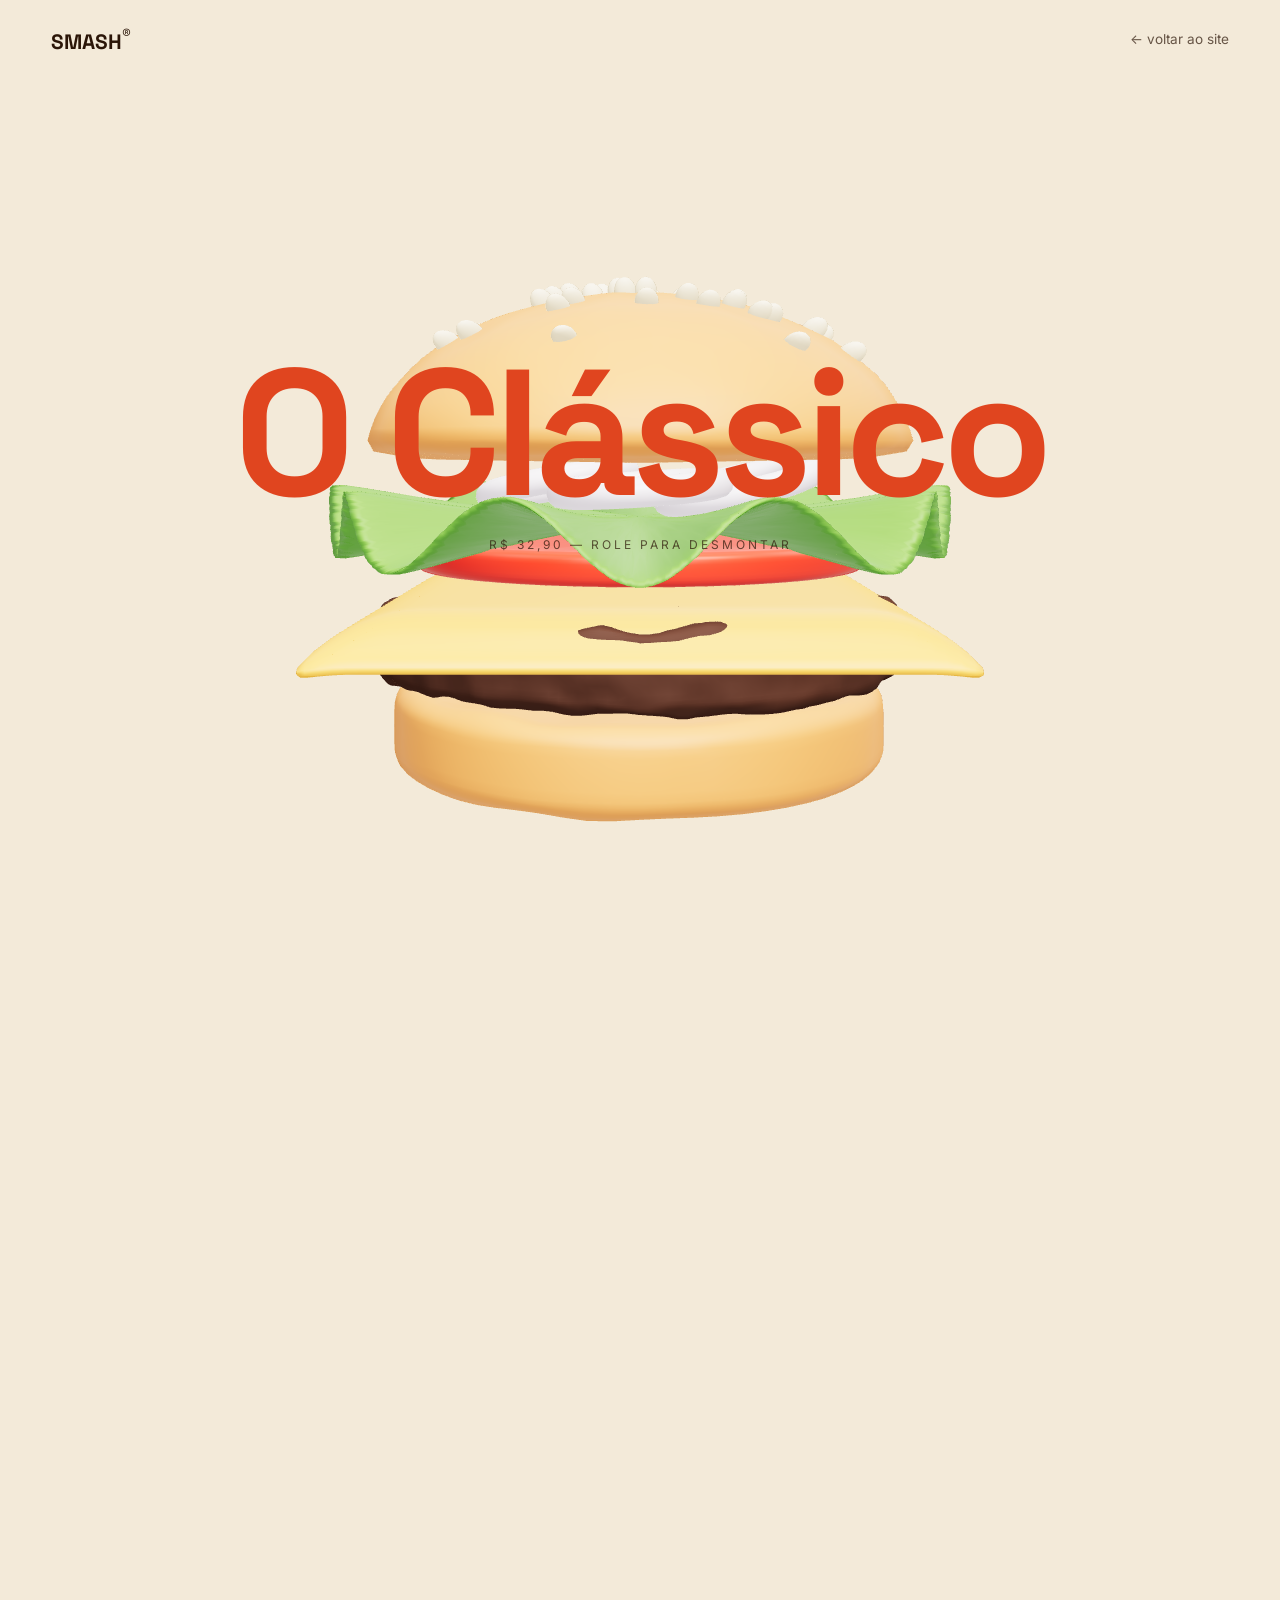
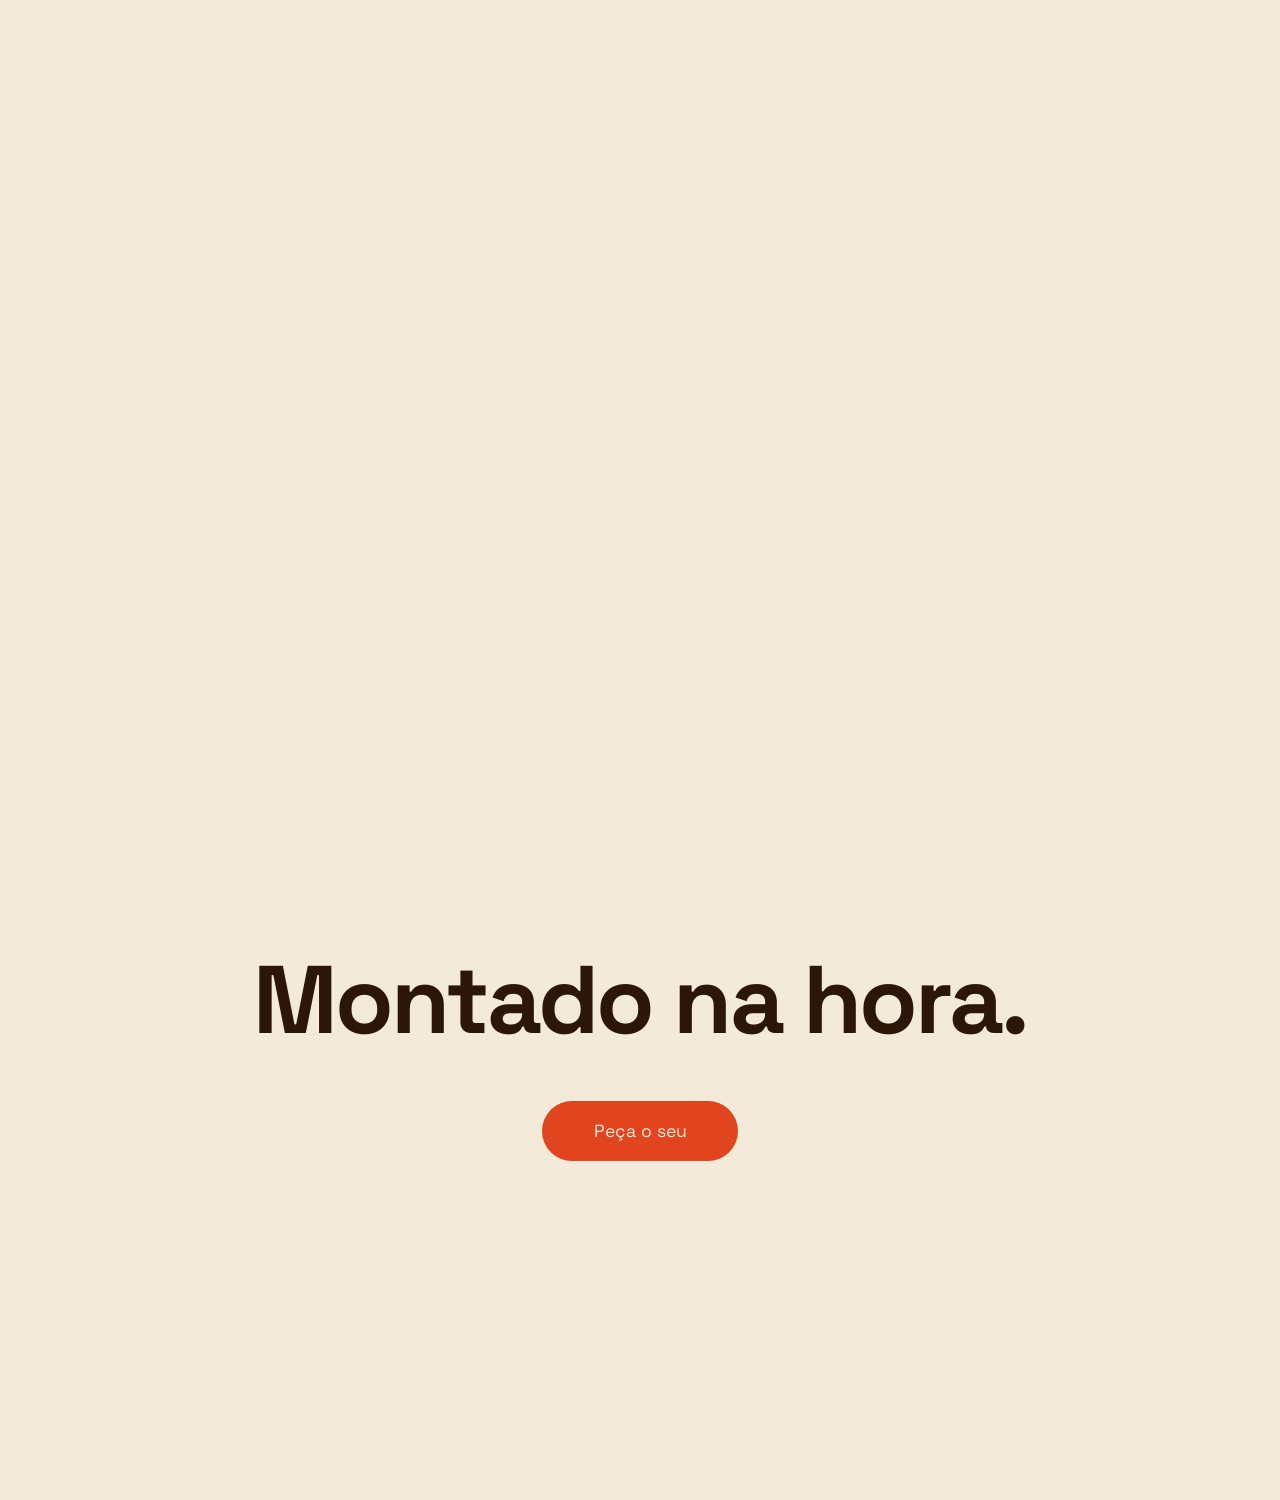
<file: burger.html>
<!DOCTYPE html>
<html lang="pt-BR">
<head>
  <meta charset="UTF-8">
  <meta name="viewport" content="width=device-width, initial-scale=1.0">
  <title>SMASH® — O Clássico em 3D</title>
  <meta name="description" content="Lanche 3D real desmontado pelo scroll — Three.js + GSAP ScrollTrigger.">
  <link rel="icon" href="data:image/svg+xml,%3Csvg xmlns='http://www.w3.org/2000/svg' viewBox='0 0 100 100'%3E%3Ccircle cx='50' cy='50' r='45' fill='%23e0451f'/%3E%3C/svg%3E">
  <link rel="preconnect" href="https://fonts.googleapis.com">
  <link rel="preconnect" href="https://fonts.gstatic.com" crossorigin>
  <link href="https://fonts.googleapis.com/css2?family=Inter:wght@400;500&family=Space+Grotesk:wght@500;700&display=swap" rel="stylesheet">
  <link rel="stylesheet" href="assets/css/burger.css">
</head>
<body>

  <!-- O 3D vive neste canvas FIXO; o texto rola por cima dele -->
  <canvas id="scene"></canvas>

  <div class="loader" id="loader"><span>montando o lanche…</span></div>

  <header class="nav">
    <a class="nav__logo" href="modelo.html">SMASH<sup>®</sup></a>
    <a class="nav__back" href="modelo.html">← voltar ao site</a>
  </header>

  <main>
    <!-- 1. Hero: lanche montado, girando -->
    <section class="panel panel--hero">
      <h1 class="hero-title" id="heroTitle">O Clássico</h1>
      <p class="hero-price">R$ 32,90 — role para desmontar</p>
    </section>

    <!-- 2 a 7. Cada seção destaca um ingrediente enquanto o lanche se abre -->
    <section class="panel">
      <div class="label label--right">
        <span class="label__num">01</span>
        <h2>Pão brioche</h2>
        <p>Assado no dia, com gergelim tostado e casquinha amanteigada.</p>
      </div>
    </section>

    <section class="panel">
      <div class="label label--left">
        <span class="label__num">02</span>
        <h2>Cebola & alface</h2>
        <p>Anéis crocantes e folhas americanas colhidas de manhã.</p>
      </div>
    </section>

    <section class="panel">
      <div class="label label--right">
        <span class="label__num">03</span>
        <h2>Tomate italiano</h2>
        <p>Fatia grossa, madura no ponto, com um toque de flor de sal.</p>
      </div>
    </section>

    <section class="panel">
      <div class="label label--left">
        <span class="label__num">04</span>
        <h2>Cheddar derretido</h2>
        <p>Derretido na chapa por cima do smash, escorrendo pelas bordas.</p>
      </div>
    </section>

    <section class="panel">
      <div class="label label--right">
        <span class="label__num">05</span>
        <h2>Smash 160g</h2>
        <p>Blend bovino prensado na chapa quente. Crosta fora, suculento dentro.</p>
      </div>
    </section>

    <!-- 8. Final: o lanche se monta de novo + CTA -->
    <section class="panel panel--end">
      <h2 class="end-title" id="endTitle">Montado na hora.</h2>
      <a class="cta" href="#" data-hover>Peça o seu</a>
    </section>
  </main>

  <script src="assets/vendor/gsap.min.js"></script>
  <script src="assets/vendor/ScrollTrigger.min.js"></script>
  <script src="assets/vendor/lenis.min.js"></script>
  <script type="importmap">
    { "imports": { "three": "./assets/vendor/three/three.module.min.js" } }
  </script>
  <script type="module" src="assets/js/burger.js"></script>
</body>
</html>
</file>
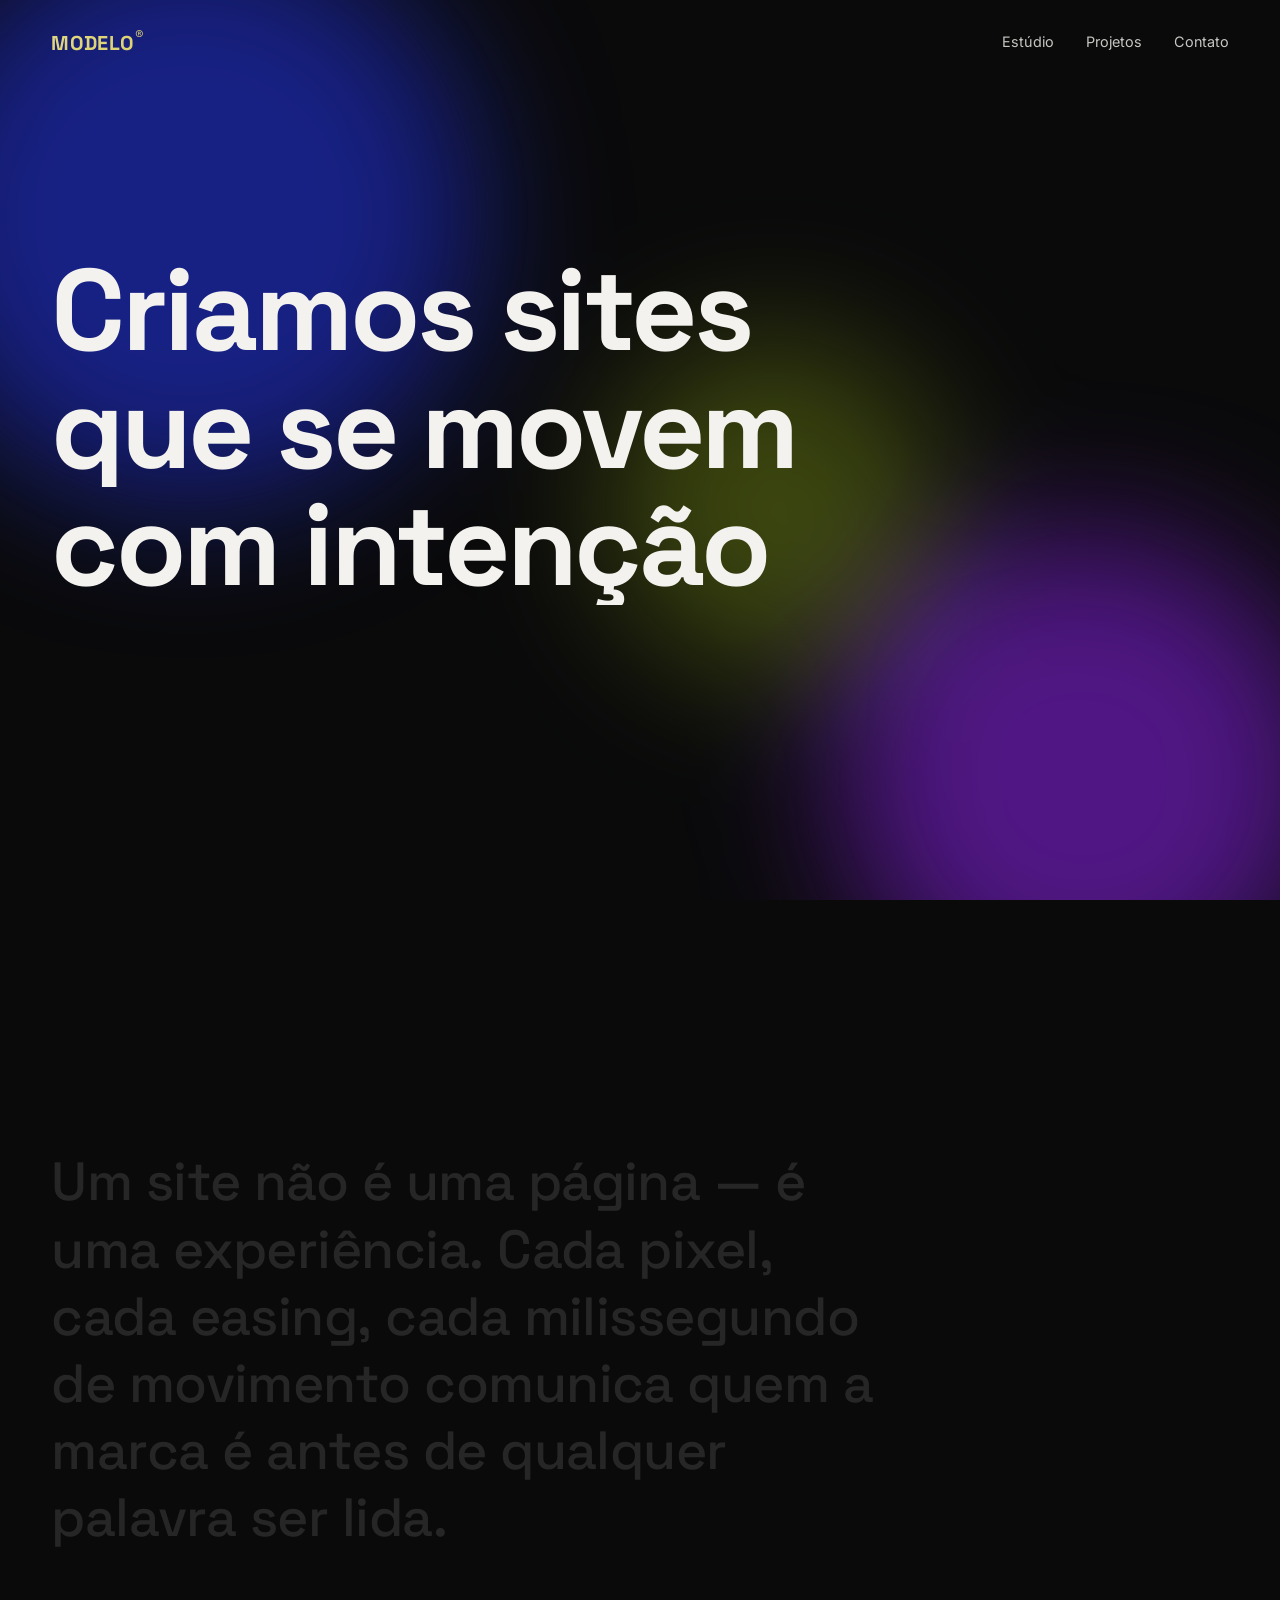
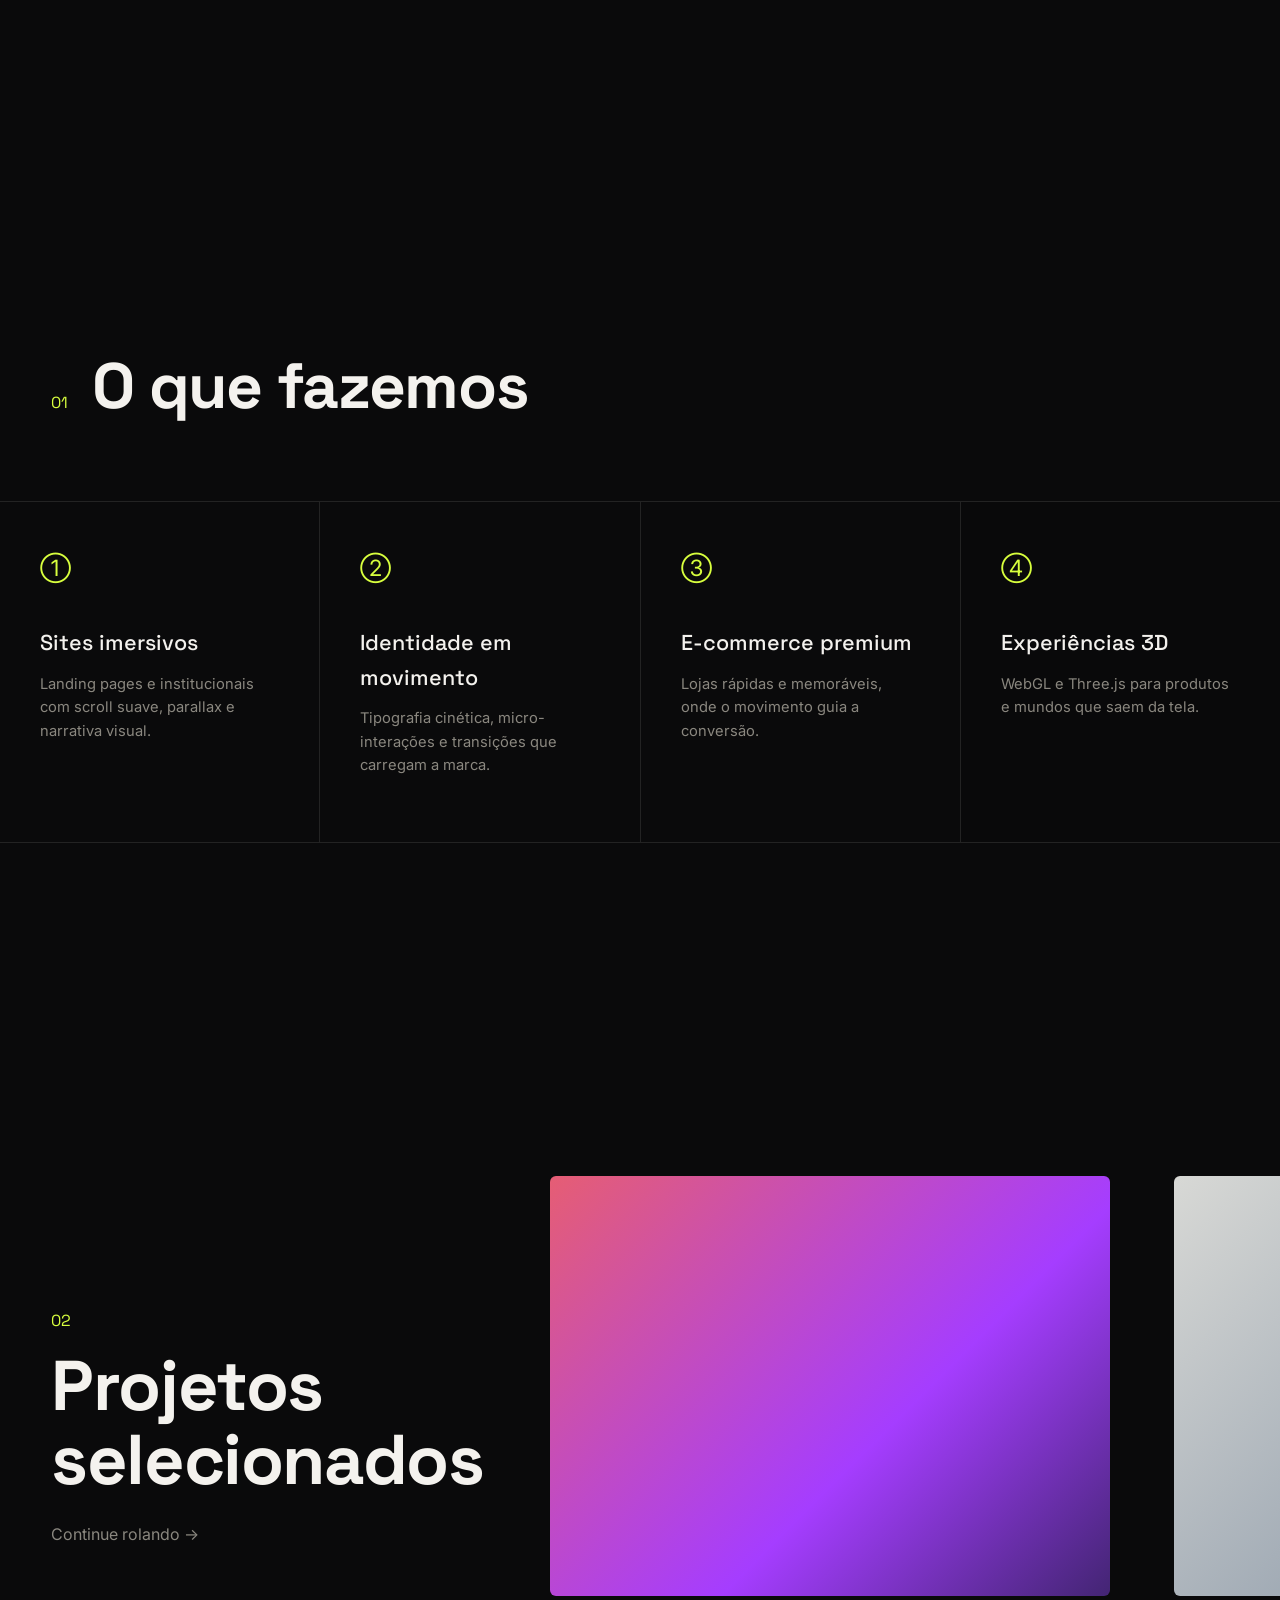
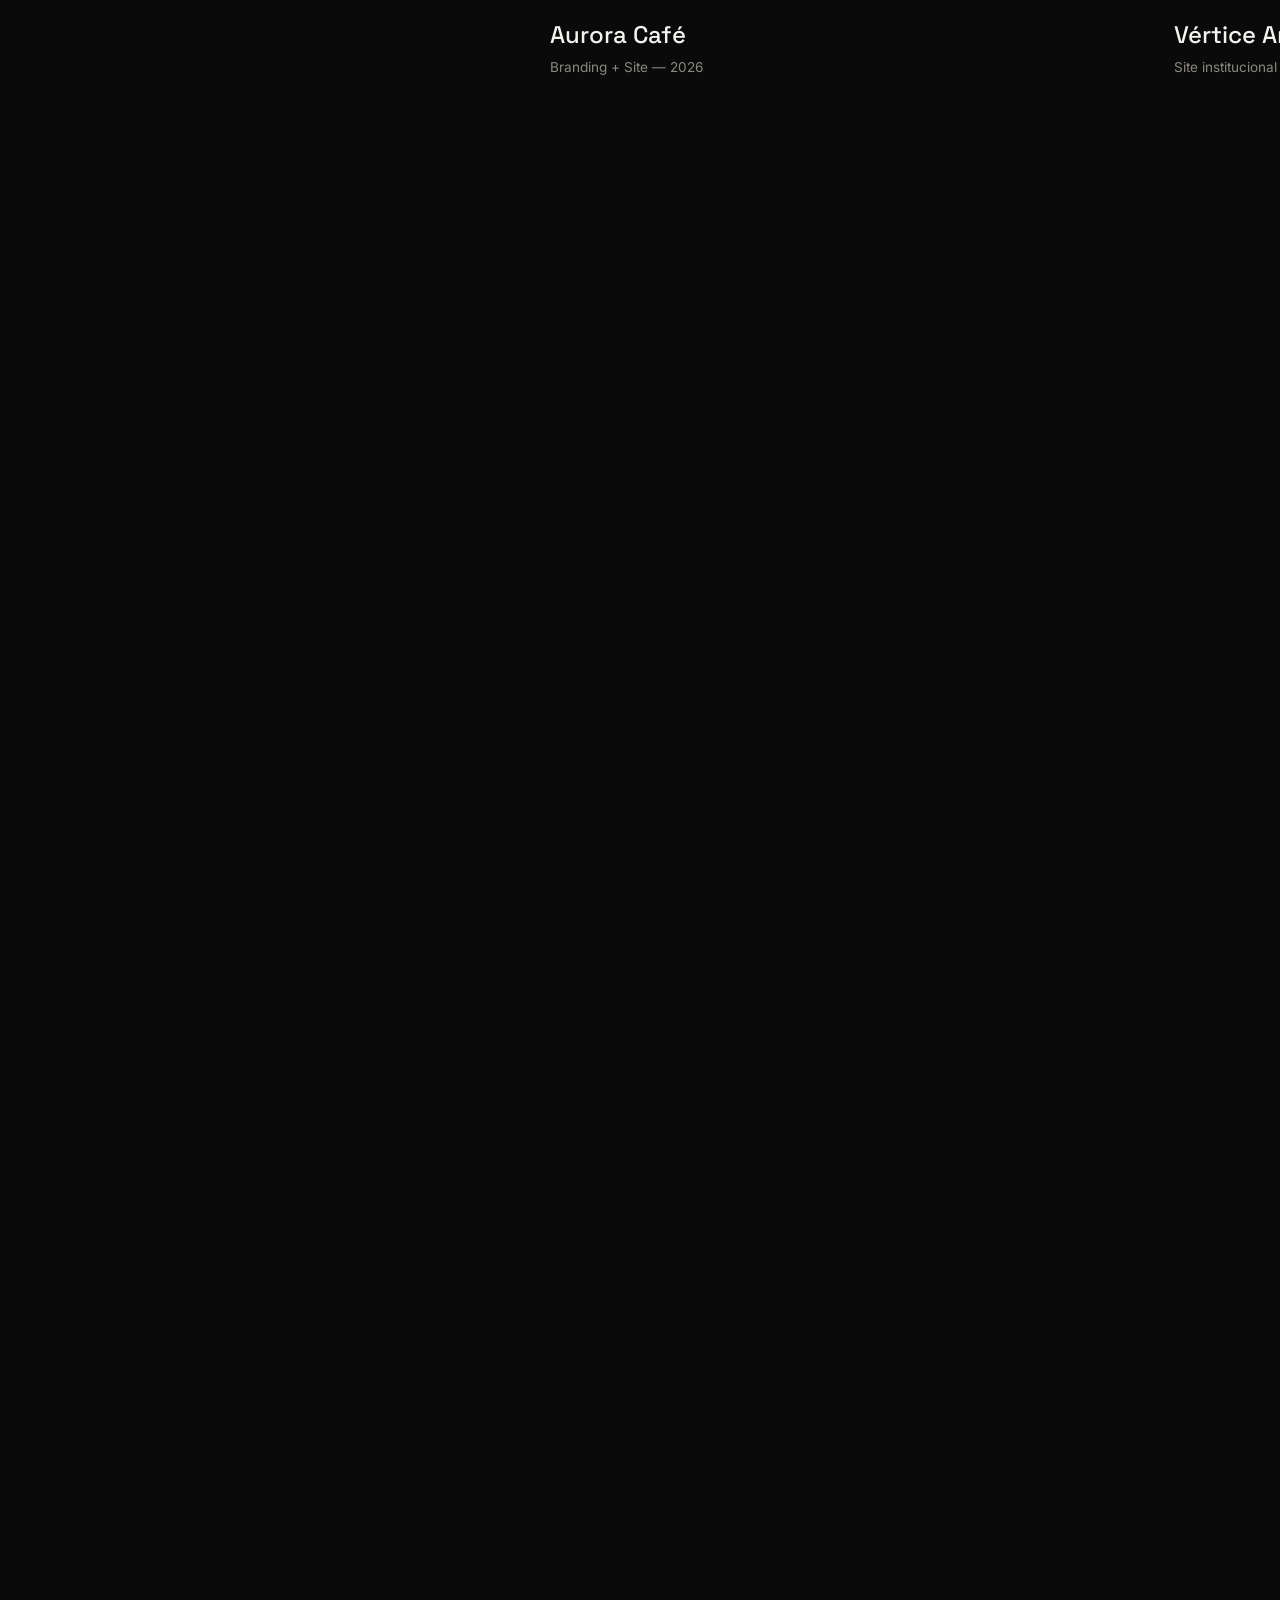
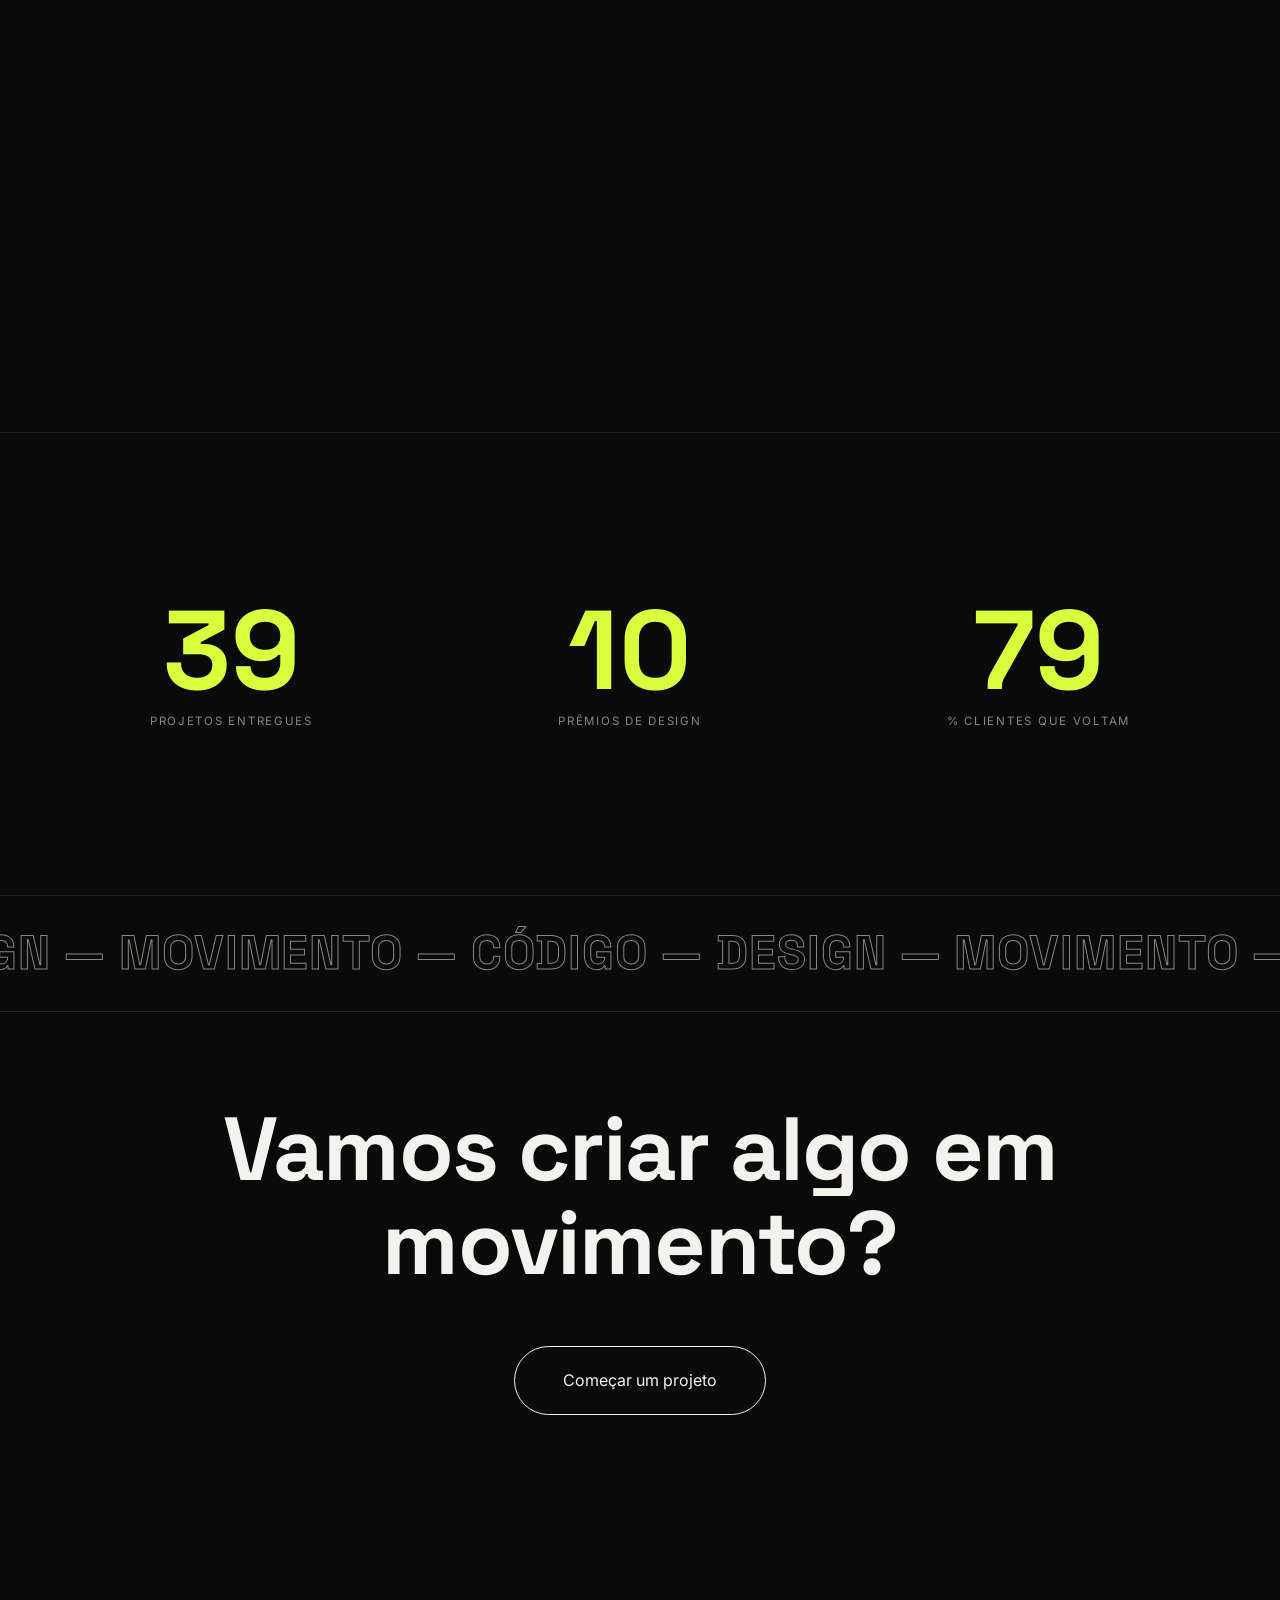
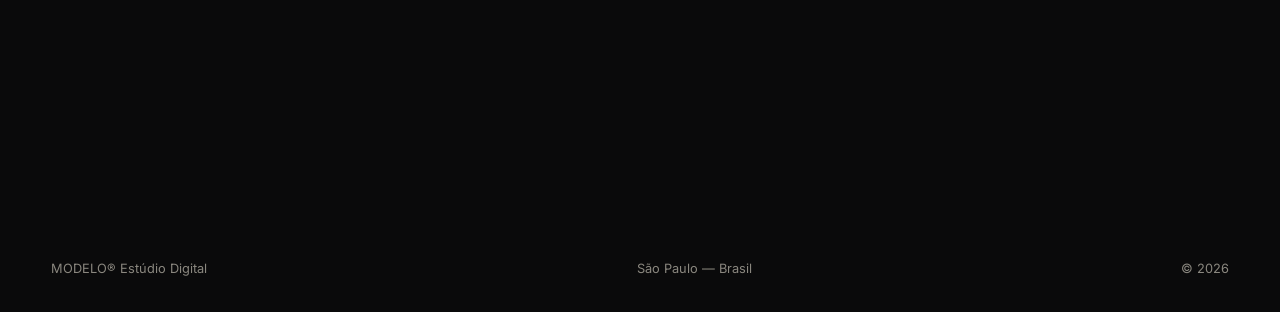
<file: modelo.html>
<!DOCTYPE html>
<html lang="pt-BR">
<head>
  <meta charset="UTF-8">
  <meta name="viewport" content="width=device-width, initial-scale=1.0">
  <title>MODELO® — Estúdio Digital</title>
  <meta name="description" content="Site modelo com animações premium: scroll suave, parallax, pin, scroll horizontal e tipografia cinética.">
  <link rel="icon" href="data:image/svg+xml,%3Csvg xmlns='http://www.w3.org/2000/svg' viewBox='0 0 100 100'%3E%3Ccircle cx='50' cy='50' r='45' fill='%23d8ff3e'/%3E%3C/svg%3E">
  <link rel="preconnect" href="https://fonts.googleapis.com">
  <link rel="preconnect" href="https://fonts.gstatic.com" crossorigin>
  <link href="https://fonts.googleapis.com/css2?family=Inter:wght@400;500&family=Space+Grotesk:wght@400;500;700&display=swap" rel="stylesheet">
  <link rel="stylesheet" href="assets/css/style.css">
</head>
<body>

  <!-- Preloader: contador 0→100 + cortina que sobe -->
  <div class="preloader" id="preloader">
    <span class="preloader__count" id="preloaderCount">0</span>
  </div>

  <!-- Cursor customizado (só aparece em telas com mouse) -->
  <div class="cursor" id="cursor"></div>

  <header class="nav">
    <a class="nav__logo" href="#">MODELO<sup>®</sup></a>
    <nav class="nav__links">
      <a href="#manifesto" data-hover>Estúdio</a>
      <a href="#projetos" data-hover>Projetos</a>
      <a href="#contato" data-hover>Contato</a>
    </nav>
  </header>

  <main id="main">

    <!-- HERO: fundo animado + título gigante revelado linha por linha (SplitText) -->
    <section class="hero" id="hero">
      <div class="hero__bg" aria-hidden="true">
        <div class="blob blob--1"></div>
        <div class="blob blob--2"></div>
        <div class="blob blob--3"></div>
        <!--
          Para usar um VÍDEO de fundo (como nos reels), troque as blobs acima por:
          <video class="hero__video" autoplay muted loop playsinline poster="assets/img/poster.jpg">
            <source src="assets/video/hero.mp4" type="video/mp4">
          </video>
        -->
      </div>
      <div class="hero__content">
        <p class="hero__tag reveal-hero">Estúdio digital — São Paulo</p>
        <h1 class="hero__title" id="heroTitle">Criamos sites que se movem com intenção</h1>
        <p class="hero__sub reveal-hero">Design, movimento e código a serviço de marcas que querem ser lembradas.</p>
      </div>
      <div class="hero__scroll reveal-hero" aria-hidden="true">
        <span>role para explorar</span>
        <span class="hero__scroll-line"></span>
      </div>
    </section>

    <!-- MANIFESTO: texto que acende palavra por palavra conforme o scroll (scrub) -->
    <section class="manifesto" id="manifesto">
      <p class="manifesto__text" id="manifestoText">
        Um site não é uma página — é uma experiência. Cada pixel, cada easing,
        cada milissegundo de movimento comunica quem a marca é antes de qualquer palavra ser lida.
      </p>
    </section>

    <!-- SERVIÇOS: cards que entram em cascata (stagger reveal) -->
    <section class="services">
      <div class="section-head">
        <span class="section-head__index">01</span>
        <h2 class="section-head__title">O que fazemos</h2>
      </div>
      <div class="services__grid">
        <article class="service-card" data-hover>
          <span class="service-card__num">①</span>
          <h3>Sites imersivos</h3>
          <p>Landing pages e institucionais com scroll suave, parallax e narrativa visual.</p>
        </article>
        <article class="service-card" data-hover>
          <span class="service-card__num">②</span>
          <h3>Identidade em movimento</h3>
          <p>Tipografia cinética, micro-interações e transições que carregam a marca.</p>
        </article>
        <article class="service-card" data-hover>
          <span class="service-card__num">③</span>
          <h3>E-commerce premium</h3>
          <p>Lojas rápidas e memoráveis, onde o movimento guia a conversão.</p>
        </article>
        <article class="service-card" data-hover>
          <span class="service-card__num">④</span>
          <h3>Experiências 3D</h3>
          <p>WebGL e Three.js para produtos e mundos que saem da tela.</p>
        </article>
      </div>
    </section>

    <!-- PROJETOS: seção "grudada" (pin) com scroll horizontal + parallax interno -->
    <section class="projects" id="projetos">
      <div class="projects__track" id="projectsTrack">
        <div class="projects__intro">
          <span class="section-head__index">02</span>
          <h2>Projetos<br>selecionados</h2>
          <p>Continue rolando →</p>
        </div>
        <article class="project-card">
          <div class="project-card__media project-card__media--a" data-parallax></div>
          <h3>Aurora Café</h3>
          <span>Branding + Site — 2026</span>
        </article>
        <article class="project-card">
          <div class="project-card__media project-card__media--b" data-parallax></div>
          <h3>Vértice Arquitetura</h3>
          <span>Site institucional — 2026</span>
        </article>
        <article class="project-card">
          <div class="project-card__media project-card__media--c" data-parallax></div>
          <h3>Onda Surfwear</h3>
          <span>E-commerce — 2025</span>
        </article>
        <article class="project-card">
          <div class="project-card__media project-card__media--d" data-parallax></div>
          <h3>Pulso Fitness</h3>
          <span>App + Landing — 2025</span>
        </article>
      </div>
    </section>

    <!-- NÚMEROS: contadores que sobem sozinhos ao entrar na tela -->
    <section class="stats">
      <div class="stat"><span class="stat__num" data-count="48">0</span><span class="stat__label">projetos entregues</span></div>
      <div class="stat"><span class="stat__num" data-count="12">0</span><span class="stat__label">prêmios de design</span></div>
      <div class="stat"><span class="stat__num" data-count="97">0</span><span class="stat__label">% clientes que voltam</span></div>
    </section>

    <!-- MARQUEE: faixa infinita -->
    <div class="marquee" aria-hidden="true">
      <div class="marquee__inner" id="marqueeInner">
        <span>design — movimento — código — </span><span>design — movimento — código — </span>
      </div>
    </div>

    <!-- CONTATO: CTA com botão magnético -->
    <section class="footer-cta" id="contato">
      <h2 class="footer-cta__title" id="ctaTitle">Vamos criar algo em movimento?</h2>
      <a class="btn-magnetic" id="magneticBtn" href="mailto:contato@modelo.com.br" data-hover>
        <span>Começar um projeto</span>
      </a>
      <footer class="footer">
        <span>MODELO® Estúdio Digital</span>
        <span>São Paulo — Brasil</span>
        <span>© 2026</span>
      </footer>
    </section>

  </main>

  <script src="assets/vendor/gsap.min.js"></script>
  <script src="assets/vendor/ScrollTrigger.min.js"></script>
  <script src="assets/vendor/SplitText.min.js"></script>
  <script src="assets/vendor/lenis.min.js"></script>
  <script src="assets/js/main.js"></script>
</body>
</html>
</file>
<file: assets/css/burger.css>
/* ============================================================
   SMASH® — página do lanche 3D
   O canvas fica fixo cobrindo a tela; as seções de texto rolam
   por cima e o scroll comanda a animação 3D.
   ============================================================ */

:root {
  --bg: #f3ead9;
  --ink: #2b1608;
  --accent: #e0451f;
  --font-display: "Space Grotesk", "Arial Black", sans-serif;
  --font-body: "Inter", system-ui, sans-serif;
}

* { margin: 0; padding: 0; box-sizing: border-box; }

body {
  background: var(--bg);
  color: var(--ink);
  font-family: var(--font-body);
  overflow-x: hidden;
  -webkit-font-smoothing: antialiased;
}

::selection { background: var(--accent); color: var(--bg); }

/* Canvas 3D fixo atrás de tudo */
#scene {
  position: fixed;
  inset: 0;
  width: 100%;
  height: 100%;
  z-index: 0;
}

.loader {
  position: fixed;
  inset: 0;
  z-index: 20;
  background: var(--bg);
  display: flex;
  align-items: center;
  justify-content: center;
  font-family: var(--font-display);
  letter-spacing: 0.1em;
  text-transform: uppercase;
  font-size: 0.8rem;
}

.nav {
  position: fixed;
  top: 0; left: 0; right: 0;
  z-index: 10;
  display: flex;
  justify-content: space-between;
  align-items: center;
  padding: 1.5rem 4vw;
}
.nav__logo {
  font-family: var(--font-display);
  font-weight: 700;
  font-size: 1.3rem;
  color: var(--ink);
  text-decoration: none;
}
.nav__back { color: var(--ink); text-decoration: none; font-size: 0.85rem; opacity: 0.7; }
.nav__back:hover { opacity: 1; }

/* Cada painel ocupa uma tela; o conteúdo rola sobre o canvas */
main { position: relative; z-index: 1; }
.panel {
  min-height: 100svh;
  display: flex;
  align-items: center;
  padding: 0 6vw;
  pointer-events: none;          /* deixa o scroll passar */
}
.panel a, .panel .label { pointer-events: auto; }

.panel--hero { flex-direction: column; justify-content: center; text-align: center; }
.hero-title {
  font-family: var(--font-display);
  font-weight: 700;
  font-size: clamp(3.5rem, 14vw, 12rem);
  line-height: 0.95;
  letter-spacing: -0.04em;
  color: var(--accent);
}
.hero-price {
  margin-top: 1.2rem;
  text-transform: uppercase;
  letter-spacing: 0.25em;
  font-size: 0.75rem;
  opacity: 0.7;
}

/* Rótulos dos ingredientes */
.label {
  max-width: 20rem;
  opacity: 0;                    /* revelado pelo ScrollTrigger */
  transform: translateY(40px);
}
.label--right { margin-left: auto; text-align: left; }
.label--left { margin-right: auto; }
.label__num { color: var(--accent); font-family: var(--font-display); font-size: 0.9rem; }
.label h2 {
  font-family: var(--font-display);
  font-size: clamp(1.6rem, 3.5vw, 2.6rem);
  font-weight: 700;
  letter-spacing: -0.02em;
  margin: 0.4rem 0 0.8rem;
}
.label p { font-size: 0.95rem; line-height: 1.6; opacity: 0.75; }

.panel--end { flex-direction: column; justify-content: center; gap: 2.5rem; text-align: center; }
.end-title {
  font-family: var(--font-display);
  font-weight: 700;
  font-size: clamp(2.5rem, 8vw, 6rem);
  letter-spacing: -0.03em;
}
.cta {
  display: inline-block;
  background: var(--accent);
  color: var(--bg);
  text-decoration: none;
  font-family: var(--font-display);
  font-size: 1.1rem;
  padding: 1.2rem 3.2rem;
  border-radius: 999px;
  transition: transform 0.3s;
}
.cta:hover { transform: scale(1.06); }

@media (max-width: 640px) {
  .label { max-width: 15rem; }
}
</file>
<file: assets/css/style.css>
/* ============================================================
   MODELO® — Site modelo com animações premium
   Tipografia grande, cores contidas, muito respiro.
   ============================================================ */

:root {
  --bg: #0a0a0b;
  --ink: #f4f2ee;
  --muted: #8a877f;
  --accent: #d8ff3e;
  --font-display: "Space Grotesk", "Arial Black", sans-serif;
  --font-body: "Inter", system-ui, sans-serif;
}

* { margin: 0; padding: 0; box-sizing: border-box; }

html { scroll-behavior: initial; } /* Lenis assume o controle do scroll */

body {
  background: var(--bg);
  color: var(--ink);
  font-family: var(--font-body);
  font-size: 1rem;
  line-height: 1.6;
  overflow-x: hidden;
  -webkit-font-smoothing: antialiased;
}

::selection { background: var(--accent); color: var(--bg); }

/* ---------- Preloader ---------- */
.preloader {
  position: fixed;
  inset: 0;
  z-index: 100;
  background: var(--bg);
  display: flex;
  align-items: flex-end;
  justify-content: flex-end;
  padding: 4vw;
}
.preloader__count {
  font-family: var(--font-display);
  font-size: clamp(4rem, 14vw, 12rem);
  font-weight: 700;
  line-height: 1;
  color: var(--accent);
}

/* ---------- Cursor customizado ---------- */
.cursor {
  position: fixed;
  top: 0; left: 0;
  width: 18px; height: 18px;
  border-radius: 50%;
  background: var(--accent);
  pointer-events: none;
  z-index: 99;
  mix-blend-mode: difference;
  transform: translate(-50%, -50%);
  opacity: 0;
}
@media (hover: none), (pointer: coarse) {
  .cursor { display: none; }
}

/* ---------- Navegação ---------- */
.nav {
  position: fixed;
  top: 0; left: 0; right: 0;
  z-index: 50;
  display: flex;
  justify-content: space-between;
  align-items: center;
  padding: 1.5rem 4vw;
  mix-blend-mode: difference;
}
.nav__logo {
  font-family: var(--font-display);
  font-weight: 700;
  font-size: 1.25rem;
  color: var(--ink);
  text-decoration: none;
  letter-spacing: 0.02em;
}
.nav__links { display: flex; gap: 2rem; }
.nav__links a {
  color: var(--ink);
  text-decoration: none;
  font-size: 0.9rem;
  opacity: 0.85;
  transition: opacity 0.3s;
}
.nav__links a:hover { opacity: 1; }

/* ---------- Hero ---------- */
.hero {
  position: relative;
  min-height: 100svh;
  display: flex;
  flex-direction: column;
  justify-content: center;
  padding: 0 4vw;
  overflow: hidden;
}
.hero__bg { position: absolute; inset: 0; z-index: -1; filter: blur(70px) saturate(1.2); }
.hero__video { position: absolute; inset: 0; width: 100%; height: 100%; object-fit: cover; }
.blob { position: absolute; border-radius: 50%; opacity: 0.5; will-change: transform; }
.blob--1 { width: 45vw; height: 45vw; background: #2b3aff; top: -10%; left: -10%; }
.blob--2 { width: 38vw; height: 38vw; background: #8a2bff; bottom: -15%; right: -5%; }
.blob--3 { width: 26vw; height: 26vw; background: #d8ff3e; top: 40%; left: 45%; opacity: 0.25; }

.hero__tag {
  text-transform: uppercase;
  letter-spacing: 0.25em;
  font-size: 0.75rem;
  color: var(--muted);
  margin-bottom: 1.5rem;
}
.hero__title {
  font-family: var(--font-display);
  font-weight: 700;
  font-size: clamp(2.6rem, 9vw, 8rem);
  line-height: 1.02;
  letter-spacing: -0.03em;
  max-width: 12ch;
  margin-bottom: 2rem;
}
/* As linhas criadas pelo SplitText ficam mascaradas para o efeito de "revelar de baixo" */
.hero__title .line-mask { overflow: hidden; display: block; }
.hero__sub { max-width: 42ch; color: var(--muted); font-size: 1.05rem; }

.hero__scroll {
  position: absolute;
  bottom: 2.5rem;
  left: 4vw;
  display: flex;
  align-items: center;
  gap: 1rem;
  font-size: 0.72rem;
  text-transform: uppercase;
  letter-spacing: 0.2em;
  color: var(--muted);
}
.hero__scroll-line { width: 60px; height: 1px; background: var(--muted); transform-origin: left; }

/* ---------- Manifesto ---------- */
.manifesto {
  min-height: 100svh;
  display: flex;
  align-items: center;
  padding: 20vh 4vw;
}
.manifesto__text {
  font-family: var(--font-display);
  font-size: clamp(1.6rem, 4.2vw, 3.6rem);
  font-weight: 500;
  line-height: 1.25;
  letter-spacing: -0.01em;
  max-width: 24ch;
}
.manifesto__text .word { opacity: 0.12; }

/* ---------- Cabeçalho de seção ---------- */
.section-head {
  display: flex;
  align-items: baseline;
  gap: 1.5rem;
  padding: 0 4vw;
  margin-bottom: 4rem;
}
.section-head__index { color: var(--accent); font-family: var(--font-display); }
.section-head__title {
  font-family: var(--font-display);
  font-size: clamp(2rem, 5vw, 4rem);
  font-weight: 700;
  letter-spacing: -0.02em;
}

/* ---------- Serviços ---------- */
.services { padding: 15vh 0; }
.services__grid {
  display: grid;
  grid-template-columns: repeat(auto-fit, minmax(260px, 1fr));
  gap: 1px;
  background: #232323;
  border-top: 1px solid #232323;
  border-bottom: 1px solid #232323;
}
.service-card {
  background: var(--bg);
  padding: 3rem 2.5rem 4rem;
  opacity: 0;               /* estado inicial do reveal em cascata */
  transform: translateY(60px);
  transition: background 0.4s;
}
.service-card:hover { background: #111113; }
.service-card__num { color: var(--accent); font-size: 1.4rem; display: block; margin-bottom: 2.5rem; }
.service-card h3 {
  font-family: var(--font-display);
  font-size: 1.35rem;
  font-weight: 500;
  margin-bottom: 0.75rem;
}
.service-card p { color: var(--muted); font-size: 0.92rem; }

/* ---------- Projetos (scroll horizontal) ---------- */
.projects { overflow: hidden; }
.projects__track {
  display: flex;
  align-items: center;
  gap: 5vw;
  padding: 0 4vw;
  height: 100svh;
  width: max-content;
}
.projects__intro { min-width: 34vw; }
.projects__intro h2 {
  font-family: var(--font-display);
  font-size: clamp(2.2rem, 5.5vw, 4.5rem);
  font-weight: 700;
  line-height: 1.05;
  letter-spacing: -0.02em;
  margin: 1rem 0 1.5rem;
}
.projects__intro p { color: var(--muted); }

.project-card { width: min(60vw, 560px); flex-shrink: 0; }
.project-card__media {
  width: 100%;
  aspect-ratio: 4 / 3;
  border-radius: 6px;
  overflow: hidden;
  margin-bottom: 1.25rem;
  background-size: 140% 140%; /* sobra de área para o parallax interno */
  background-position: center;
}
.project-card__media--a { background-image: linear-gradient(135deg, #ff6a3d 0%, #a53dff 60%, #1b1b3a 100%); }
.project-card__media--b { background-image: linear-gradient(135deg, #e8e6df 0%, #9aa5b1 55%, #2f3640 100%); }
.project-card__media--c { background-image: linear-gradient(135deg, #00c6ff 0%, #0072ff 55%, #001a3a 100%); }
.project-card__media--d { background-image: linear-gradient(135deg, #d8ff3e 0%, #3ecf8e 55%, #0a2a1a 100%); }
.project-card h3 { font-family: var(--font-display); font-size: 1.5rem; font-weight: 500; }
.project-card span { color: var(--muted); font-size: 0.85rem; }

/* ---------- Números ---------- */
.stats {
  display: flex;
  flex-wrap: wrap;
  justify-content: space-around;
  gap: 3rem;
  padding: 18vh 4vw;
  border-top: 1px solid #232323;
}
.stat { text-align: center; }
.stat__num {
  font-family: var(--font-display);
  font-size: clamp(3.5rem, 9vw, 7rem);
  font-weight: 700;
  color: var(--accent);
  display: block;
  line-height: 1;
}
.stat__label { color: var(--muted); text-transform: uppercase; letter-spacing: 0.15em; font-size: 0.72rem; }

/* ---------- Marquee ---------- */
.marquee {
  overflow: hidden;
  border-top: 1px solid #232323;
  border-bottom: 1px solid #232323;
  padding: 1.2rem 0;
  white-space: nowrap;
}
.marquee__inner {
  display: inline-block;
  font-family: var(--font-display);
  font-size: clamp(1.5rem, 4vw, 3rem);
  font-weight: 700;
  text-transform: uppercase;
  letter-spacing: 0.02em;
  color: transparent;
  -webkit-text-stroke: 1px var(--muted);
}

/* ---------- Footer / CTA ---------- */
.footer-cta {
  min-height: 100svh;
  display: flex;
  flex-direction: column;
  align-items: center;
  justify-content: center;
  gap: 3.5rem;
  padding: 10vh 4vw 0;
  text-align: center;
}
.footer-cta__title {
  font-family: var(--font-display);
  font-size: clamp(2.4rem, 7vw, 6rem);
  font-weight: 700;
  letter-spacing: -0.02em;
  line-height: 1.05;
  max-width: 16ch;
}
.footer-cta__title .line-mask { overflow: hidden; display: block; }

.btn-magnetic {
  display: inline-block;
  padding: 1.3rem 3rem;
  border: 1px solid var(--ink);
  border-radius: 999px;
  color: var(--ink);
  text-decoration: none;
  font-size: 1rem;
  will-change: transform;
  transition: background 0.35s, color 0.35s;
}
.btn-magnetic:hover { background: var(--accent); border-color: var(--accent); color: var(--bg); }

.footer {
  width: 100%;
  display: flex;
  justify-content: space-between;
  flex-wrap: wrap;
  gap: 1rem;
  padding: 3rem 0 2rem;
  margin-top: auto;
  color: var(--muted);
  font-size: 0.8rem;
}

/* ---------- Acessibilidade: sem animação para quem prefere ---------- */
@media (prefers-reduced-motion: reduce) {
  .service-card { opacity: 1; transform: none; }
}
</file>
